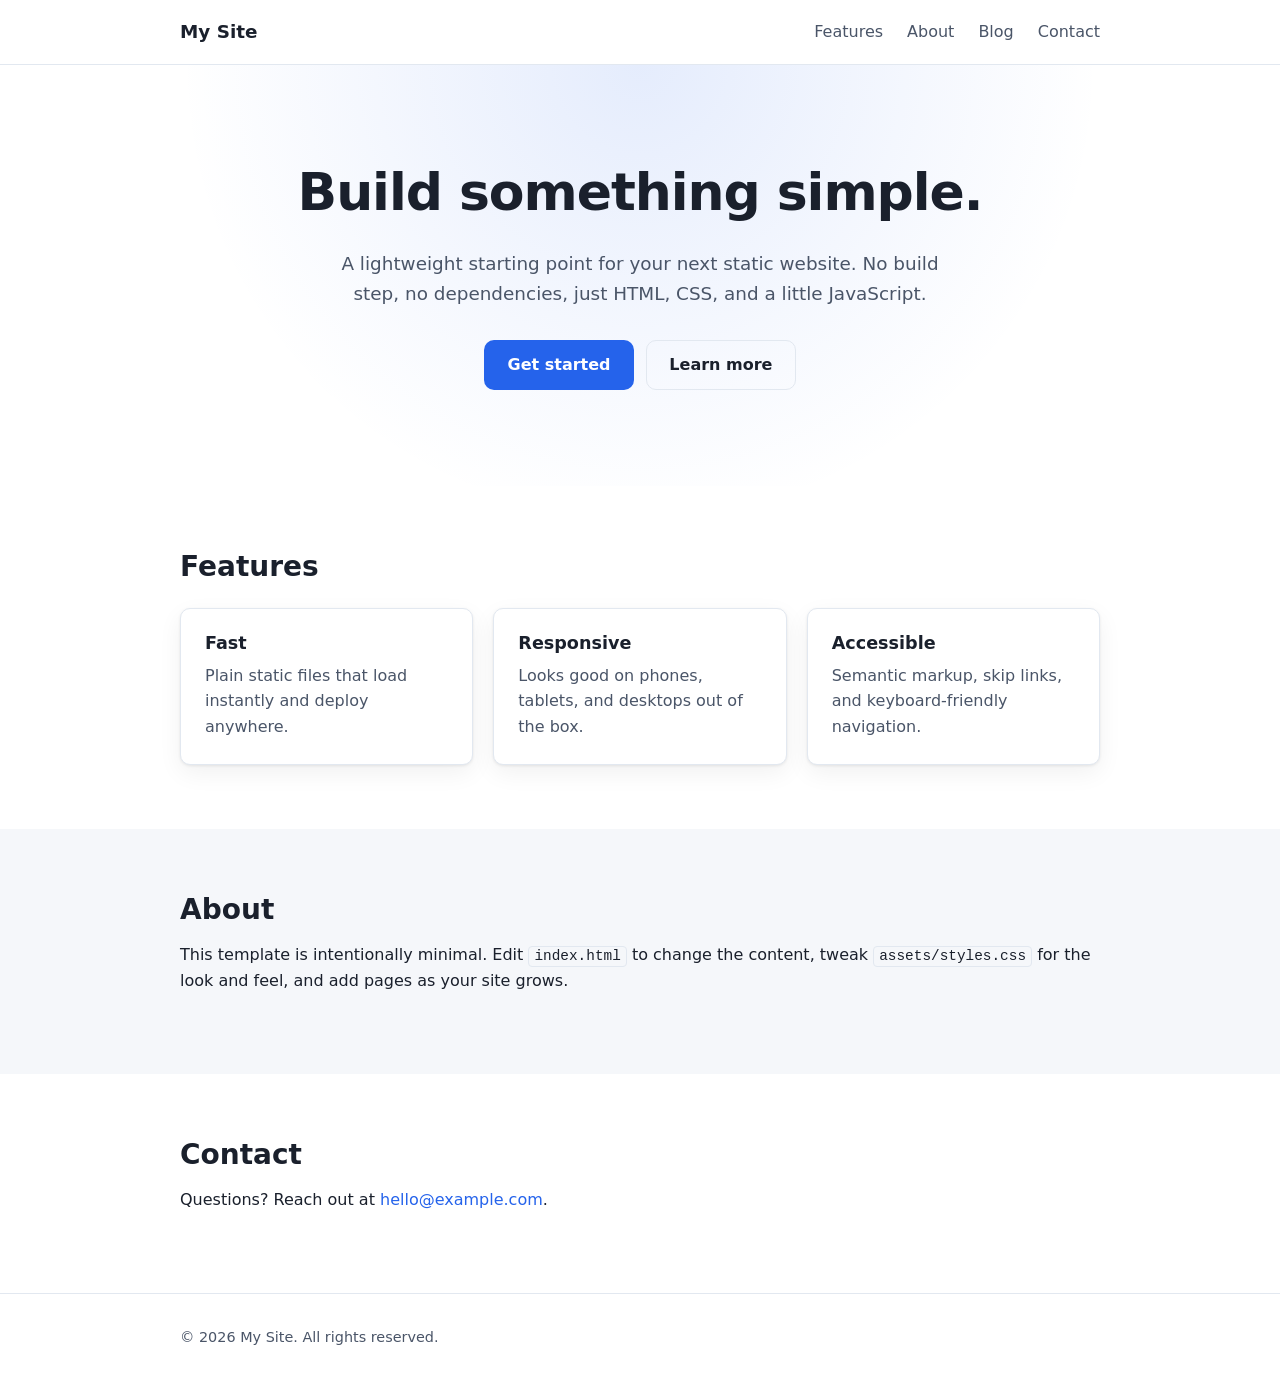
<file: index.html>
<!DOCTYPE html>
<html lang="en">
  <head>
    <meta charset="utf-8" />
    <meta name="viewport" content="width=device-width, initial-scale=1" />
    <title>My Site</title>
    <meta
      name="description"
      content="A simple, fast, and responsive static website."
    />
    <link rel="stylesheet" href="assets/styles.css" />
    <link rel="icon" href="assets/favicon.svg" type="image/svg+xml" />
  </head>
  <body>
    <a class="skip-link" href="#main">Skip to content</a>

    <header class="site-header">
      <div class="container header-inner">
        <a class="brand" href="/">My Site</a>

        <button
          class="nav-toggle"
          type="button"
          aria-expanded="false"
          aria-controls="site-nav"
        >
          Menu
        </button>

        <nav id="site-nav" class="site-nav" aria-label="Main">
          <ul>
            <li><a href="#features">Features</a></li>
            <li><a href="#about">About</a></li>
            <li><a href="blog/">Blog</a></li>
            <li><a href="#contact">Contact</a></li>
          </ul>
        </nav>
      </div>
    </header>

    <main id="main">
      <section class="hero">
        <div class="container">
          <h1>Build something simple.</h1>
          <p class="lead">
            A lightweight starting point for your next static website. No build
            step, no dependencies, just HTML, CSS, and a little JavaScript.
          </p>
          <div class="hero-actions">
            <a class="button" href="#features">Get started</a>
            <a class="button button-ghost" href="#about">Learn more</a>
          </div>
        </div>
      </section>

      <section id="features" class="section">
        <div class="container">
          <h2>Features</h2>
          <div class="grid">
            <article class="card">
              <h3>Fast</h3>
              <p>Plain static files that load instantly and deploy anywhere.</p>
            </article>
            <article class="card">
              <h3>Responsive</h3>
              <p>Looks good on phones, tablets, and desktops out of the box.</p>
            </article>
            <article class="card">
              <h3>Accessible</h3>
              <p>Semantic markup, skip links, and keyboard-friendly navigation.</p>
            </article>
          </div>
        </div>
      </section>

      <section id="about" class="section section-alt">
        <div class="container">
          <h2>About</h2>
          <p>
            This template is intentionally minimal. Edit
            <code>index.html</code> to change the content, tweak
            <code>assets/styles.css</code> for the look and feel, and add pages
            as your site grows.
          </p>
        </div>
      </section>

      <section id="contact" class="section">
        <div class="container">
          <h2>Contact</h2>
          <p>
            Questions? Reach out at
            <a href="mailto:hello@example.com">hello@example.com</a>.
          </p>
        </div>
      </section>
    </main>

    <footer class="site-footer">
      <div class="container">
        <p>&copy; <span id="year"></span> My Site. All rights reserved.</p>
      </div>
    </footer>

    <script src="assets/main.js" defer></script>
  </body>
</html>
</file>
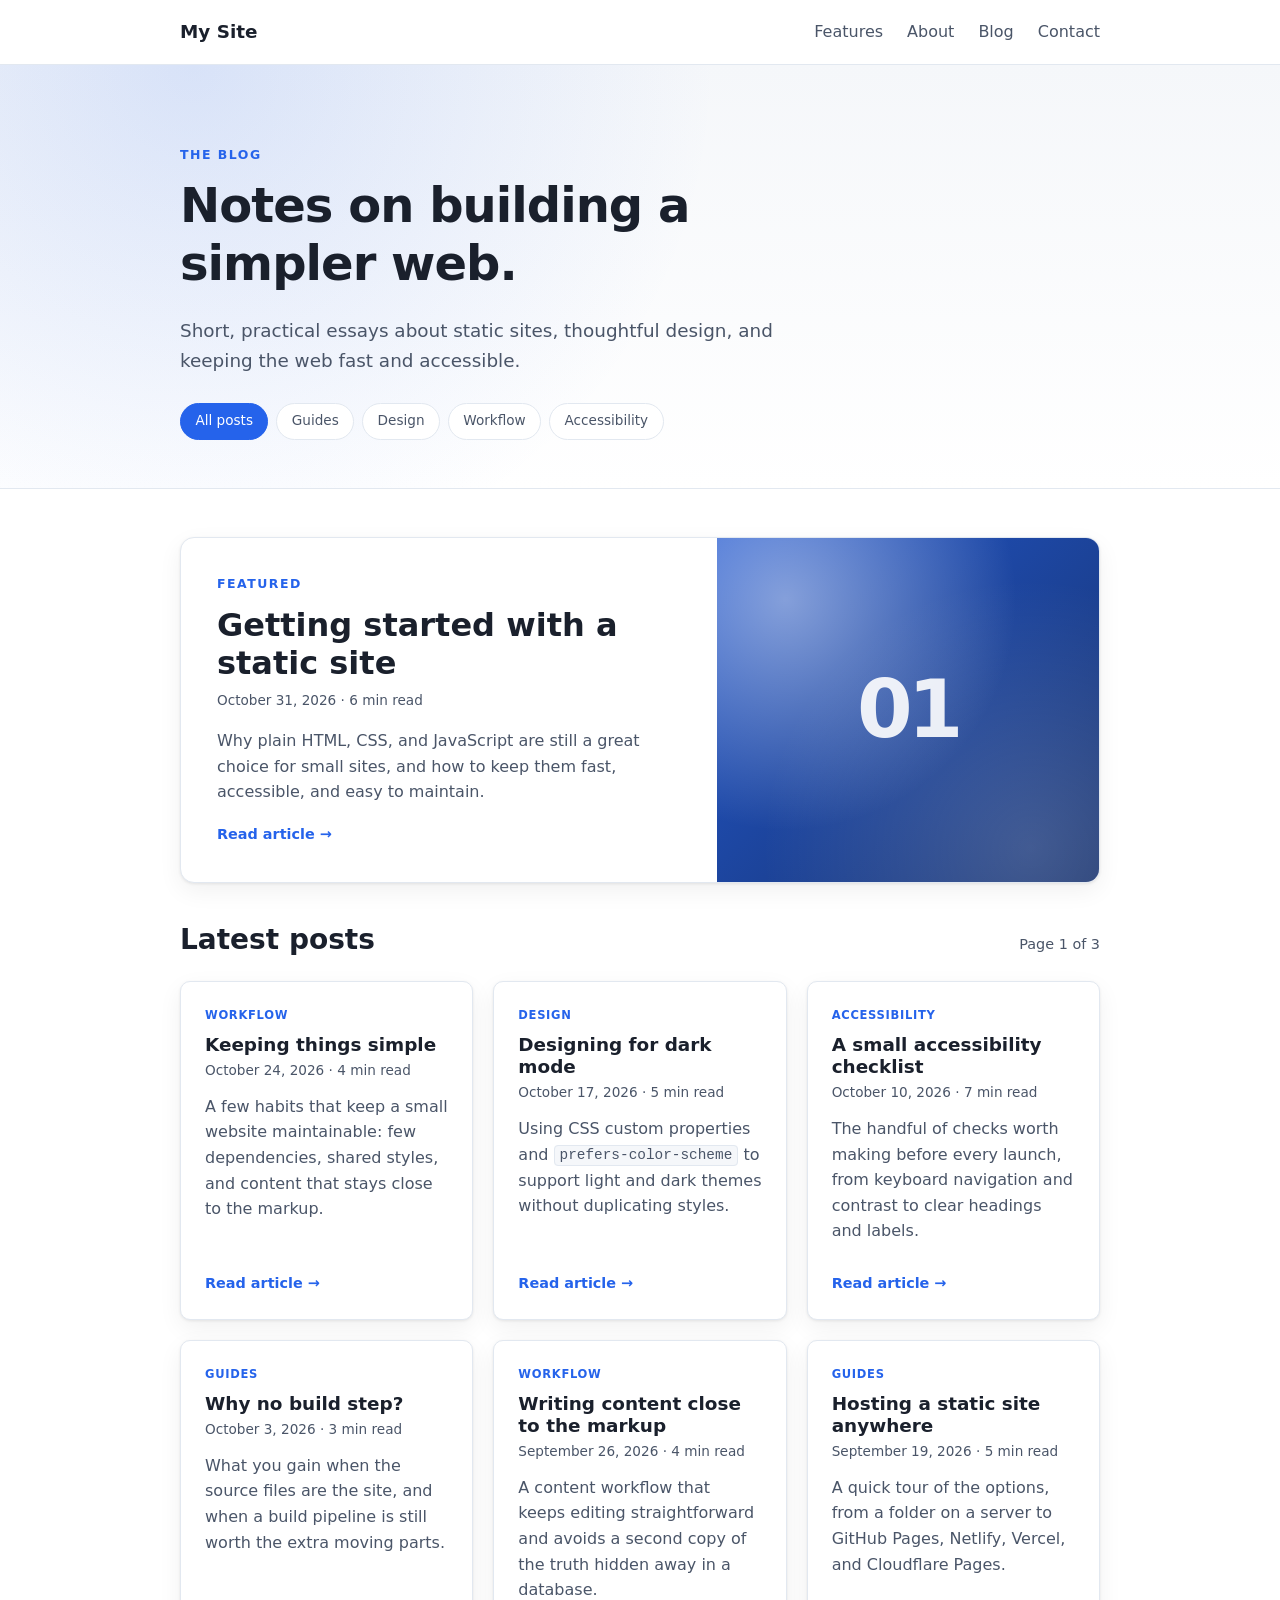
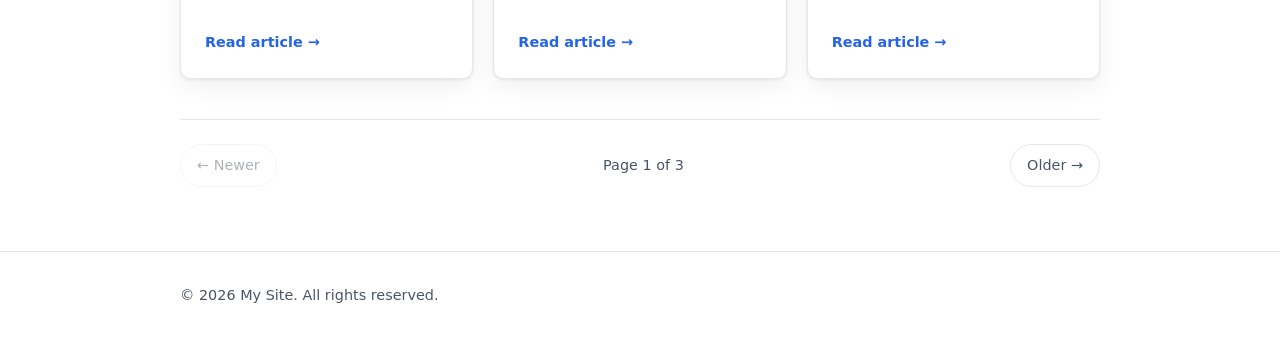
<file: blog/index.html>
<!DOCTYPE html>
<html lang="en">
  <head>
    <meta charset="utf-8" />
    <meta name="viewport" content="width=device-width, initial-scale=1" />
    <title>Blog — My Site</title>
    <meta
      name="description"
      content="Notes, updates, and ideas from My Site. A mockup blog index ready for real content."
    />
    <link rel="stylesheet" href="../assets/styles.css" />
    <link rel="icon" href="../assets/favicon.svg" type="image/svg+xml" />
  </head>
  <body>
    <a class="skip-link" href="#main">Skip to content</a>

    <header class="site-header">
      <div class="container header-inner">
        <a class="brand" href="../index.html">My Site</a>

        <button
          class="nav-toggle"
          type="button"
          aria-expanded="false"
          aria-controls="site-nav"
        >
          Menu
        </button>

        <nav id="site-nav" class="site-nav" aria-label="Main">
          <ul>
            <li><a href="../index.html#features">Features</a></li>
            <li><a href="../index.html#about">About</a></li>
            <li><a href="index.html" aria-current="page">Blog</a></li>
            <li><a href="../index.html#contact">Contact</a></li>
          </ul>
        </nav>
      </div>
    </header>

    <main id="main">
      <section class="blog-hero">
        <div class="container">
          <p class="eyebrow">The blog</p>
          <h1>Notes on building a simpler web.</h1>
          <p class="lead">
            Short, practical essays about static sites, thoughtful design, and
            keeping the web fast and accessible.
          </p>

          <div class="blog-topics" aria-label="Browse topics">
            <a class="chip is-active" href="#">All posts</a>
            <a class="chip" href="#">Guides</a>
            <a class="chip" href="#">Design</a>
            <a class="chip" href="#">Workflow</a>
            <a class="chip" href="#">Accessibility</a>
          </div>
        </div>
      </section>

      <section class="section blog-section">
        <div class="container">
          <!--
            Mockup content only. Replace the featured post and post cards below
            with real article data when it is available.
          -->
          <article class="featured-post">
            <div class="featured-body">
              <p class="eyebrow">Featured</p>
              <h2>
                <a href="#">Getting started with a static site</a>
              </h2>
              <p class="post-meta">
                <time datetime="2026-10-31">October 31, 2026</time>
                <span aria-hidden="true">·</span>
                <span>6 min read</span>
              </p>
              <p>
                Why plain HTML, CSS, and JavaScript are still a great choice for
                small sites, and how to keep them fast, accessible, and easy to
                maintain.
              </p>
              <a class="read-more" href="#">Read article →</a>
            </div>
            <div class="featured-media" aria-hidden="true">
              <span>01</span>
            </div>
          </article>

          <div class="section-heading">
            <h2>Latest posts</h2>
            <p>Page 1 of 3</p>
          </div>

          <div class="post-grid">
            <article class="post">
              <span class="post-tag">Workflow</span>
              <h3><a href="#">Keeping things simple</a></h3>
              <p class="post-meta">
                <time datetime="2026-10-24">October 24, 2026</time>
                <span aria-hidden="true">·</span>
                <span>4 min read</span>
              </p>
              <p>
                A few habits that keep a small website maintainable: few
                dependencies, shared styles, and content that stays close to the
                markup.
              </p>
              <a class="read-more" href="#">Read article →</a>
            </article>

            <article class="post">
              <span class="post-tag">Design</span>
              <h3><a href="#">Designing for dark mode</a></h3>
              <p class="post-meta">
                <time datetime="2026-10-17">October 17, 2026</time>
                <span aria-hidden="true">·</span>
                <span>5 min read</span>
              </p>
              <p>
                Using CSS custom properties and
                <code>prefers-color-scheme</code> to support light and dark
                themes without duplicating styles.
              </p>
              <a class="read-more" href="#">Read article →</a>
            </article>

            <article class="post">
              <span class="post-tag">Accessibility</span>
              <h3><a href="#">A small accessibility checklist</a></h3>
              <p class="post-meta">
                <time datetime="2026-10-10">October 10, 2026</time>
                <span aria-hidden="true">·</span>
                <span>7 min read</span>
              </p>
              <p>
                The handful of checks worth making before every launch, from
                keyboard navigation and contrast to clear headings and labels.
              </p>
              <a class="read-more" href="#">Read article →</a>
            </article>

            <article class="post">
              <span class="post-tag">Guides</span>
              <h3><a href="#">Why no build step?</a></h3>
              <p class="post-meta">
                <time datetime="2026-10-03">October 3, 2026</time>
                <span aria-hidden="true">·</span>
                <span>3 min read</span>
              </p>
              <p>
                What you gain when the source files are the site, and when a
                build pipeline is still worth the extra moving parts.
              </p>
              <a class="read-more" href="#">Read article →</a>
            </article>

            <article class="post">
              <span class="post-tag">Workflow</span>
              <h3><a href="#">Writing content close to the markup</a></h3>
              <p class="post-meta">
                <time datetime="2026-09-26">September 26, 2026</time>
                <span aria-hidden="true">·</span>
                <span>4 min read</span>
              </p>
              <p>
                A content workflow that keeps editing straightforward and avoids
                a second copy of the truth hidden away in a database.
              </p>
              <a class="read-more" href="#">Read article →</a>
            </article>

            <article class="post">
              <span class="post-tag">Guides</span>
              <h3><a href="#">Hosting a static site anywhere</a></h3>
              <p class="post-meta">
                <time datetime="2026-09-19">September 19, 2026</time>
                <span aria-hidden="true">·</span>
                <span>5 min read</span>
              </p>
              <p>
                A quick tour of the options, from a folder on a server to GitHub
                Pages, Netlify, Vercel, and Cloudflare Pages.
              </p>
              <a class="read-more" href="#">Read article →</a>
            </article>
          </div>

          <nav class="pagination" aria-label="Blog pagination">
            <span class="page-link is-disabled" aria-disabled="true">
              ← Newer
            </span>
            <span class="page-info">Page 1 of 3</span>
            <a class="page-link" href="#">Older →</a>
          </nav>
        </div>
      </section>
    </main>

    <footer class="site-footer">
      <div class="container">
        <p>&copy; <span id="year"></span> My Site. All rights reserved.</p>
      </div>
    </footer>

    <script src="../assets/main.js" defer></script>
  </body>
</html>
</file>
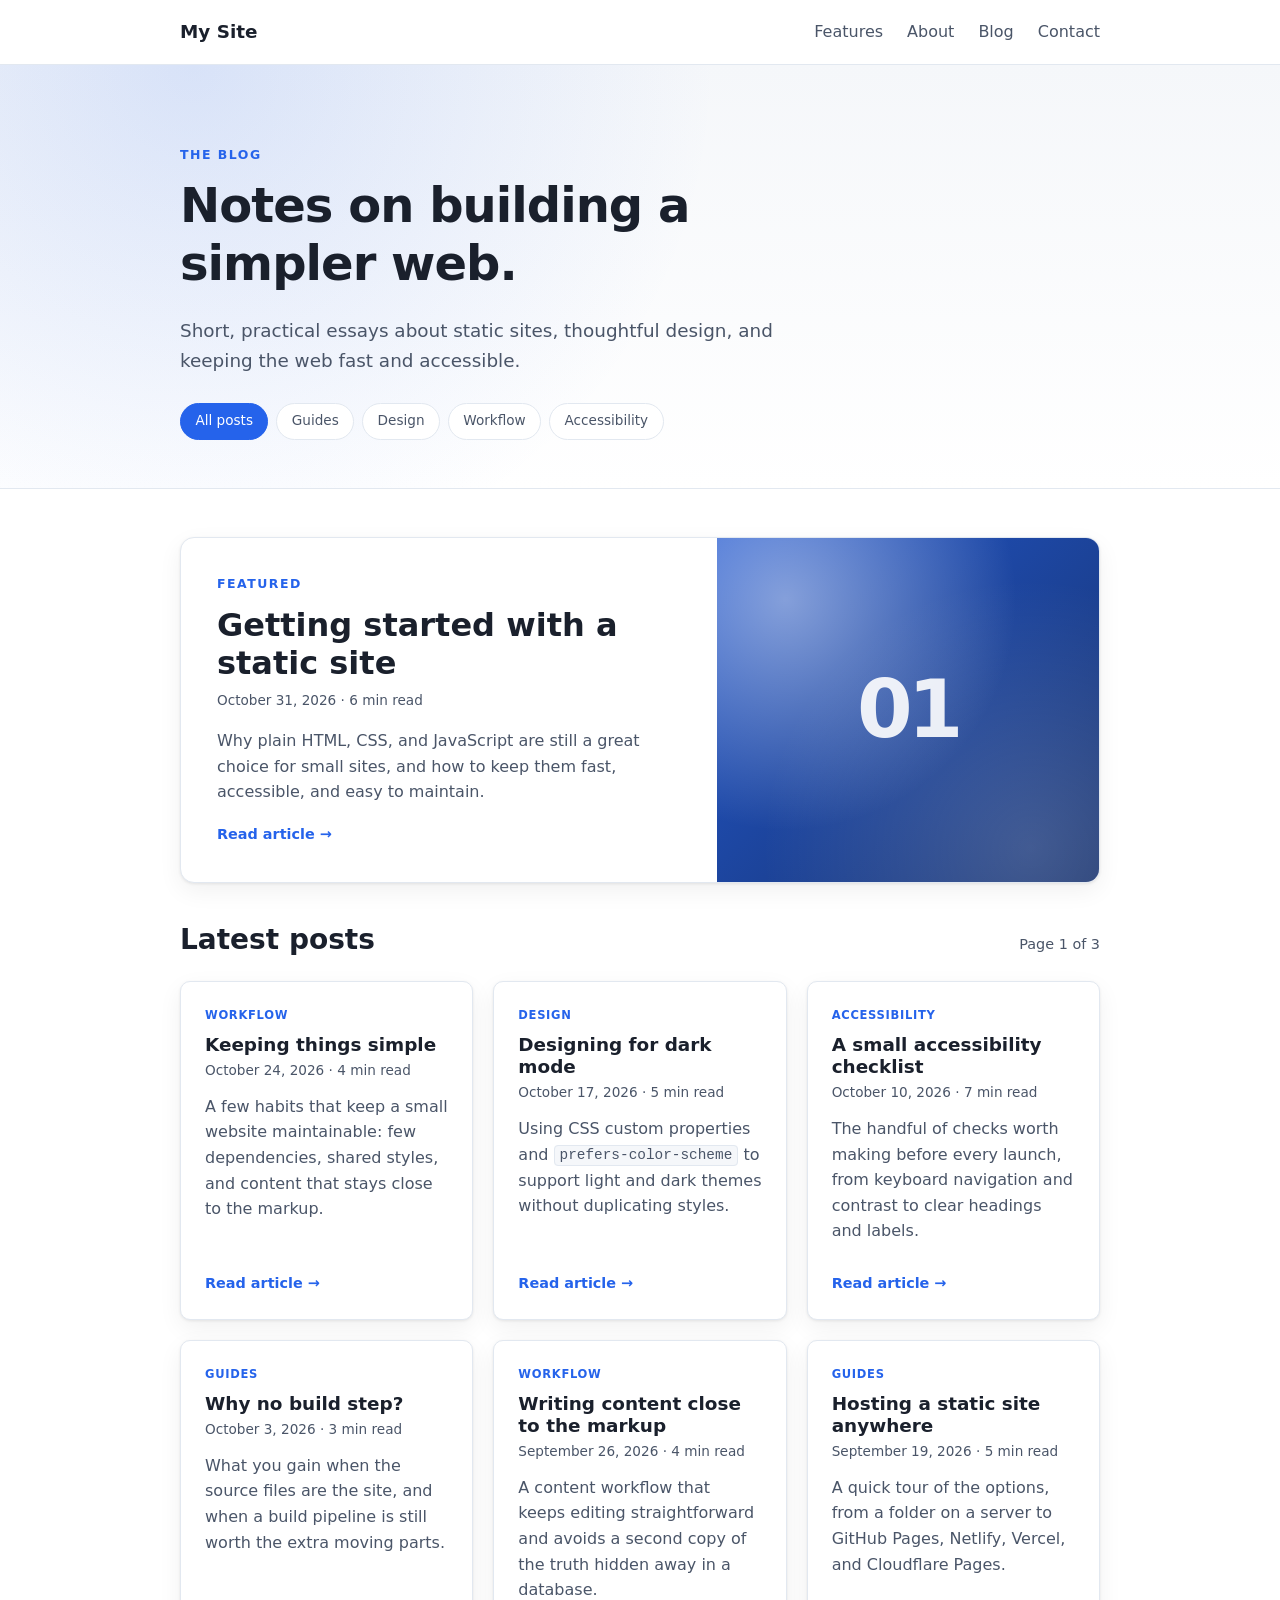
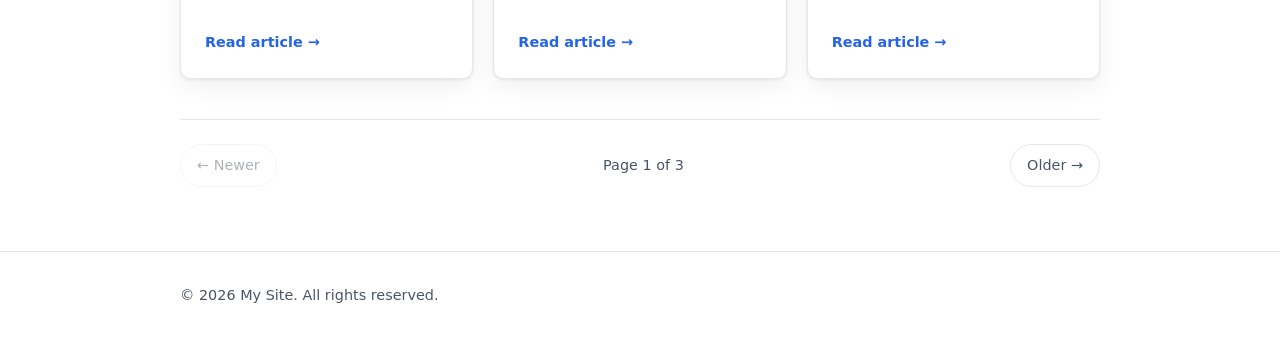
<file: blog.html>
<!DOCTYPE html>
<html lang="en">
  <head>
    <meta charset="utf-8" />
    <meta name="viewport" content="width=device-width, initial-scale=1" />
    <title>Blog — My Site</title>
    <link rel="canonical" href="blog/" />
    <meta name="robots" content="noindex" />
    <meta http-equiv="refresh" content="0; url=blog/" />
    <script>
      window.location.replace("blog/");
    </script>
  </head>
  <body>
    <p>This page has moved to <a href="blog/">the blog</a>.</p>
  </body>
</html>
</file>
<file: assets/styles.css>
:root {
  --bg: #ffffff;
  --bg-alt: #f5f7fa;
  --text: #1a202c;
  --text-muted: #4a5568;
  --accent: #2563eb;
  --accent-hover: #1d4ed8;
  --border: #e2e8f0;
  --radius: 10px;
  --shadow: 0 1px 3px rgba(0, 0, 0, 0.08), 0 8px 24px rgba(0, 0, 0, 0.06);
  --max-width: 960px;
}

@media (prefers-color-scheme: dark) {
  :root {
    --bg: #0f172a;
    --bg-alt: #1e293b;
    --text: #e2e8f0;
    --text-muted: #94a3b8;
    --accent: #60a5fa;
    --accent-hover: #93c5fd;
    --border: #334155;
    --shadow: 0 1px 3px rgba(0, 0, 0, 0.4), 0 8px 24px rgba(0, 0, 0, 0.3);
  }
}

*,
*::before,
*::after {
  box-sizing: border-box;
}

html {
  scroll-behavior: smooth;
}

body {
  margin: 0;
  font-family: system-ui, -apple-system, "Segoe UI", Roboto, Helvetica, Arial,
    sans-serif;
  line-height: 1.6;
  color: var(--text);
  background: var(--bg);
}

img {
  max-width: 100%;
  height: auto;
}

a {
  color: var(--accent);
  text-decoration: none;
}

a:hover {
  text-decoration: underline;
}

h1,
h2,
h3 {
  line-height: 1.2;
  margin: 0 0 0.5em;
}

code {
  font-family: ui-monospace, SFMono-Regular, "SF Mono", Menlo, Consolas,
    monospace;
  font-size: 0.9em;
  background: var(--bg-alt);
  border: 1px solid var(--border);
  border-radius: 4px;
  padding: 0.1em 0.35em;
}

.container {
  width: 100%;
  max-width: var(--max-width);
  margin: 0 auto;
  padding: 0 1.25rem;
}

.skip-link {
  position: absolute;
  left: -9999px;
  top: 0;
  background: var(--accent);
  color: #fff;
  padding: 0.5rem 1rem;
  z-index: 100;
}

.skip-link:focus {
  left: 0;
}

/* Header */

.site-header {
  position: sticky;
  top: 0;
  z-index: 50;
  background: color-mix(in srgb, var(--bg) 90%, transparent);
  backdrop-filter: blur(8px);
  border-bottom: 1px solid var(--border);
}

.header-inner {
  display: flex;
  align-items: center;
  justify-content: space-between;
  min-height: 64px;
  gap: 1rem;
}

.brand {
  font-weight: 700;
  font-size: 1.15rem;
  color: var(--text);
}

.brand:hover {
  text-decoration: none;
}

.site-nav ul {
  display: flex;
  gap: 1.5rem;
  list-style: none;
  margin: 0;
  padding: 0;
}

.site-nav a {
  color: var(--text-muted);
  font-weight: 500;
}

.site-nav a:hover {
  color: var(--accent);
  text-decoration: none;
}

.nav-toggle {
  display: none;
  background: none;
  border: 1px solid var(--border);
  border-radius: 6px;
  color: var(--text);
  font: inherit;
  padding: 0.35rem 0.75rem;
  cursor: pointer;
}

/* Hero */

.hero {
  padding: 6rem 0;
  text-align: center;
  background: radial-gradient(
    circle at 50% 0%,
    color-mix(in srgb, var(--accent) 12%, transparent),
    transparent 60%
  );
}

.hero h1 {
  font-size: clamp(2rem, 5vw, 3.25rem);
  letter-spacing: -0.02em;
}

.lead {
  max-width: 620px;
  margin: 0 auto 2rem;
  font-size: 1.15rem;
  color: var(--text-muted);
}

.hero-actions {
  display: flex;
  flex-wrap: wrap;
  justify-content: center;
  gap: 0.75rem;
}

.button {
  display: inline-block;
  padding: 0.7rem 1.4rem;
  border-radius: var(--radius);
  background: var(--accent);
  color: #fff;
  font-weight: 600;
  border: 1px solid transparent;
}

.button:hover {
  background: var(--accent-hover);
  text-decoration: none;
}

.button-ghost {
  background: transparent;
  color: var(--text);
  border-color: var(--border);
}

.button-ghost:hover {
  background: var(--bg-alt);
  color: var(--text);
}

/* Sections */

.section {
  padding: 4rem 0;
}

.section-alt {
  background: var(--bg-alt);
}

.section h2 {
  font-size: 1.75rem;
}

.grid {
  display: grid;
  grid-template-columns: repeat(auto-fit, minmax(220px, 1fr));
  gap: 1.25rem;
  margin-top: 1.5rem;
}

.card {
  padding: 1.5rem;
  background: var(--bg);
  border: 1px solid var(--border);
  border-radius: var(--radius);
  box-shadow: var(--shadow);
}

.card h3 {
  font-size: 1.1rem;
}

.card p {
  margin: 0;
  color: var(--text-muted);
}

/* Blog */

.hero-compact {
  padding: 4rem 0;
}

.post-list {
  display: grid;
  gap: 1.25rem;
  margin-top: 1.5rem;
}

.post {
  padding: 1.5rem;
  background: var(--bg);
  border: 1px solid var(--border);
  border-radius: var(--radius);
  box-shadow: var(--shadow);
}

.post h3 {
  font-size: 1.15rem;
  margin-bottom: 0.25rem;
}

.post h3 a {
  color: var(--text);
}

.post h3 a:hover {
  color: var(--accent);
  text-decoration: none;
}

.post p {
  margin: 0 0 0.75rem;
  color: var(--text-muted);
}

.post p:last-child {
  margin-bottom: 0;
}

.post-meta {
  margin: 0 0 0.75rem;
  font-size: 0.85rem;
  color: var(--text-muted);
}

.post-more {
  margin-top: 2rem;
  color: var(--text-muted);
}

/* Blog index */

.blog-hero {
  padding: 5rem 0 3rem;
  background:
    radial-gradient(
      circle at 15% 0%,
      color-mix(in srgb, var(--accent) 14%, transparent),
      transparent 45%
    ),
    linear-gradient(180deg, var(--bg-alt), var(--bg));
  border-bottom: 1px solid var(--border);
}

.blog-hero h1 {
  max-width: 16ch;
  font-size: clamp(2rem, 5vw, 3rem);
  letter-spacing: -0.02em;
}

.blog-hero .lead {
  margin: 0 0 1.75rem;
  max-width: 640px;
}

.eyebrow {
  margin: 0 0 0.75rem;
  font-size: 0.78rem;
  font-weight: 700;
  letter-spacing: 0.12em;
  text-transform: uppercase;
  color: var(--accent);
}

.blog-topics {
  display: flex;
  flex-wrap: wrap;
  gap: 0.5rem;
}

.chip {
  display: inline-block;
  padding: 0.4rem 0.9rem;
  border: 1px solid var(--border);
  border-radius: 999px;
  background: var(--bg);
  color: var(--text-muted);
  font-size: 0.85rem;
  font-weight: 500;
}

.chip:hover {
  border-color: var(--accent);
  color: var(--accent);
  text-decoration: none;
}

.chip.is-active {
  background: var(--accent);
  border-color: var(--accent);
  color: #fff;
}

.blog-section {
  padding-top: 3rem;
}

.featured-post {
  display: grid;
  grid-template-columns: minmax(0, 1.4fr) minmax(0, 1fr);
  overflow: hidden;
  margin-bottom: 2.5rem;
  background: var(--bg);
  border: 1px solid var(--border);
  border-radius: calc(var(--radius) + 4px);
  box-shadow: var(--shadow);
}

.featured-body {
  padding: 2.25rem;
}

.featured-body h2 {
  font-size: clamp(1.5rem, 3vw, 2rem);
  margin-bottom: 0.5rem;
}

.featured-body h2 a {
  color: var(--text);
}

.featured-body h2 a:hover {
  color: var(--accent);
  text-decoration: none;
}

.featured-body > p:not(.eyebrow):not(.post-meta) {
  color: var(--text-muted);
}

.featured-media {
  position: relative;
  display: grid;
  place-items: center;
  min-height: 260px;
  overflow: hidden;
  background: linear-gradient(
    135deg,
    color-mix(in srgb, var(--accent) 85%, #0f172a),
    color-mix(in srgb, var(--accent) 35%, #0f172a)
  );
}

.featured-media::before {
  content: "";
  position: absolute;
  inset: -30%;
  background:
    radial-gradient(
      circle at 30% 30%,
      rgba(255, 255, 255, 0.45),
      transparent 40%
    ),
    radial-gradient(
      circle at 70% 75%,
      rgba(255, 255, 255, 0.18),
      transparent 45%
    );
}

.featured-media span {
  position: relative;
  font-size: 5rem;
  font-weight: 800;
  letter-spacing: -0.06em;
  color: rgba(255, 255, 255, 0.9);
}

.section-heading {
  display: flex;
  align-items: baseline;
  justify-content: space-between;
  gap: 1rem;
  margin-bottom: 1.5rem;
}

.section-heading h2 {
  margin: 0;
  font-size: 1.75rem;
}

.section-heading p {
  margin: 0;
  color: var(--text-muted);
  font-size: 0.9rem;
}

.post-grid {
  display: grid;
  grid-template-columns: repeat(auto-fit, minmax(260px, 1fr));
  gap: 1.25rem;
}

.post-grid .post {
  display: flex;
  flex-direction: column;
}

.post-tag {
  margin-bottom: 0.6rem;
  font-size: 0.72rem;
  font-weight: 700;
  letter-spacing: 0.06em;
  text-transform: uppercase;
  color: var(--accent);
}

.read-more {
  margin-top: auto;
  padding-top: 1rem;
  font-size: 0.9rem;
  font-weight: 600;
}

.pagination {
  display: flex;
  align-items: center;
  justify-content: space-between;
  gap: 1rem;
  margin-top: 2.5rem;
  padding-top: 1.5rem;
  border-top: 1px solid var(--border);
}

.page-link {
  padding: 0.55rem 1rem;
  border: 1px solid var(--border);
  border-radius: 999px;
  color: var(--text-muted);
  font-size: 0.9rem;
  font-weight: 500;
}

.page-link:hover {
  border-color: var(--accent);
  color: var(--accent);
  text-decoration: none;
}

.page-link.is-disabled {
  opacity: 0.45;
  pointer-events: none;
}

.page-info {
  color: var(--text-muted);
  font-size: 0.9rem;
}

/* Footer */

.site-footer {
  padding: 2rem 0;
  border-top: 1px solid var(--border);
  color: var(--text-muted);
  font-size: 0.9rem;
}

.site-footer p {
  margin: 0;
}

/* Mobile nav */

@media (max-width: 640px) {
  .nav-toggle {
    display: inline-block;
  }

  .site-nav {
    display: none;
    position: absolute;
    top: 100%;
    left: 0;
    right: 0;
    background: var(--bg);
    border-bottom: 1px solid var(--border);
    padding: 0.75rem 1.25rem;
  }

  .site-nav.is-open {
    display: block;
  }

  .site-nav ul {
    flex-direction: column;
    gap: 0.75rem;
  }

  .blog-hero {
    padding: 3.5rem 0 2.5rem;
  }

  .featured-post {
    grid-template-columns: 1fr;
  }

  .featured-media {
    order: -1;
    min-height: 180px;
  }

  .featured-body {
    padding: 1.5rem;
  }

  .section-heading {
    align-items: flex-start;
    flex-direction: column;
    gap: 0.25rem;
  }
}

@media (prefers-reduced-motion: reduce) {
  html {
    scroll-behavior: auto;
  }
}
</file>
